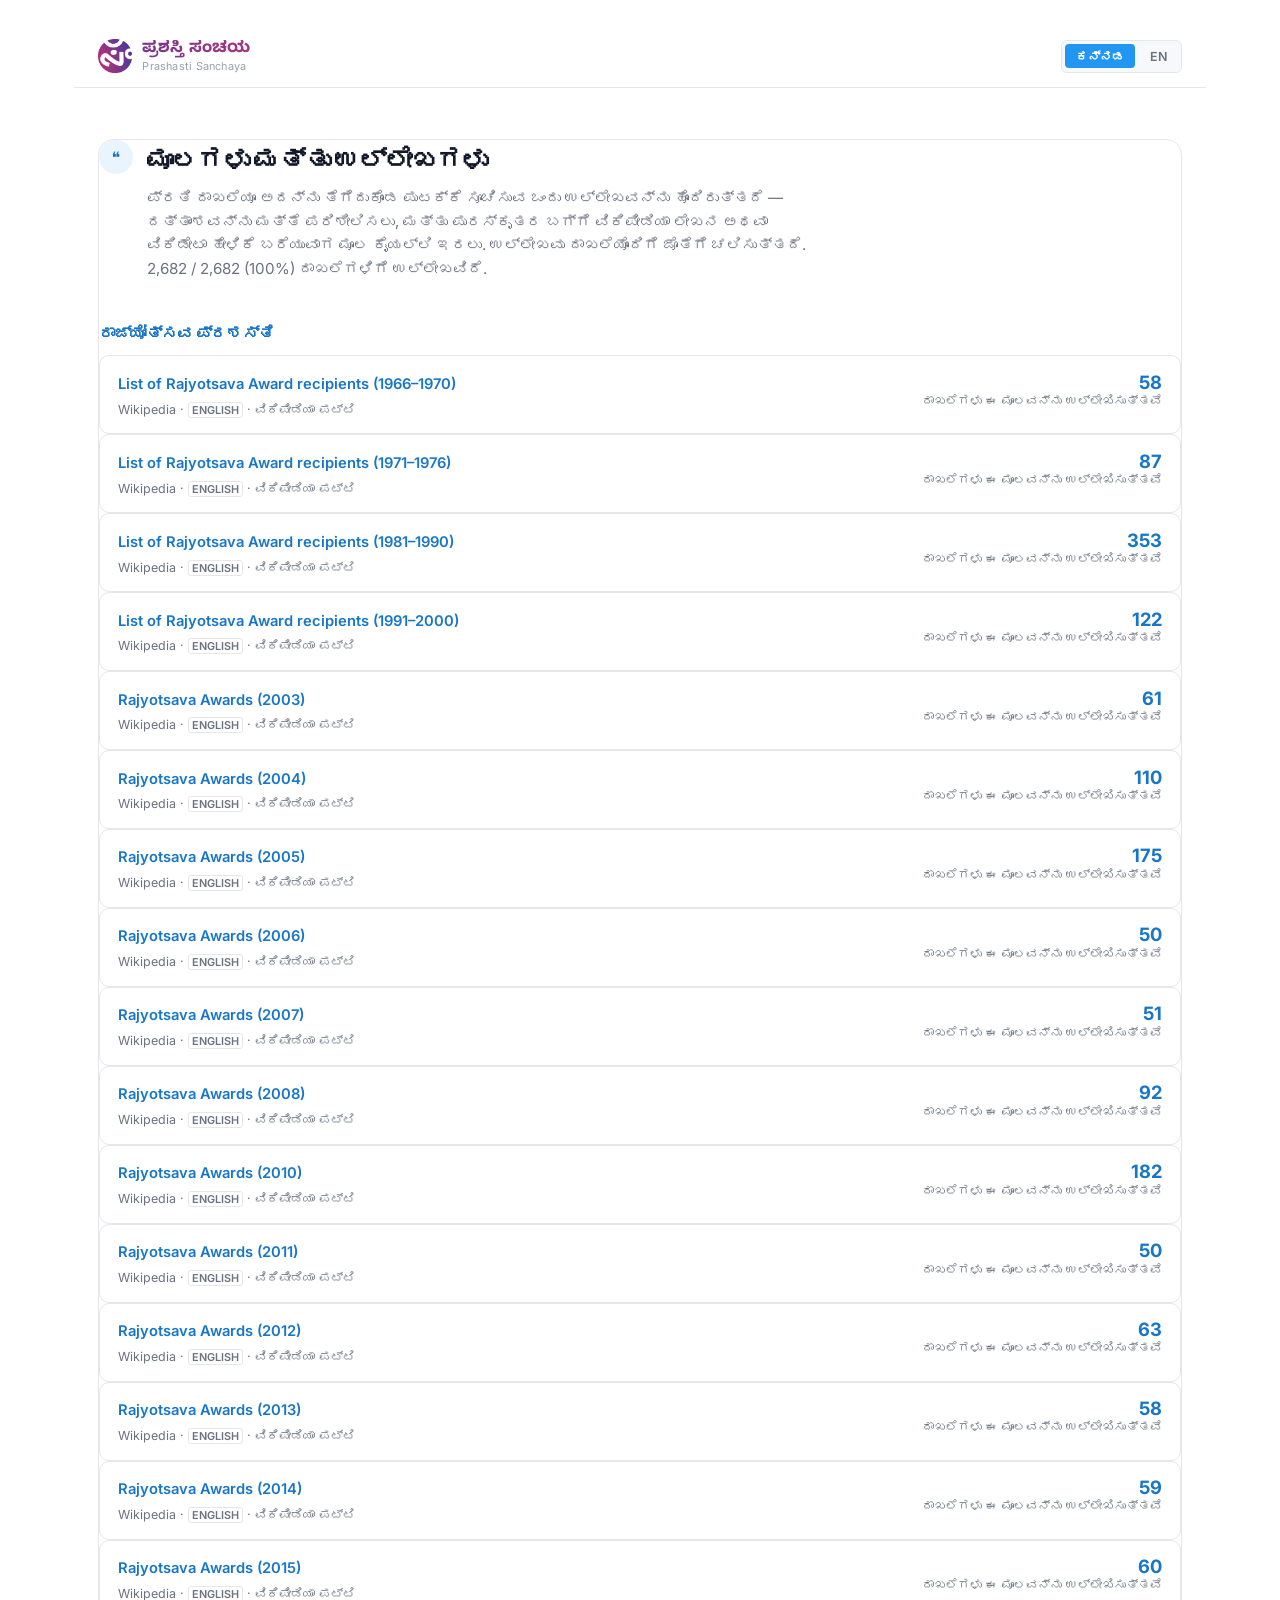
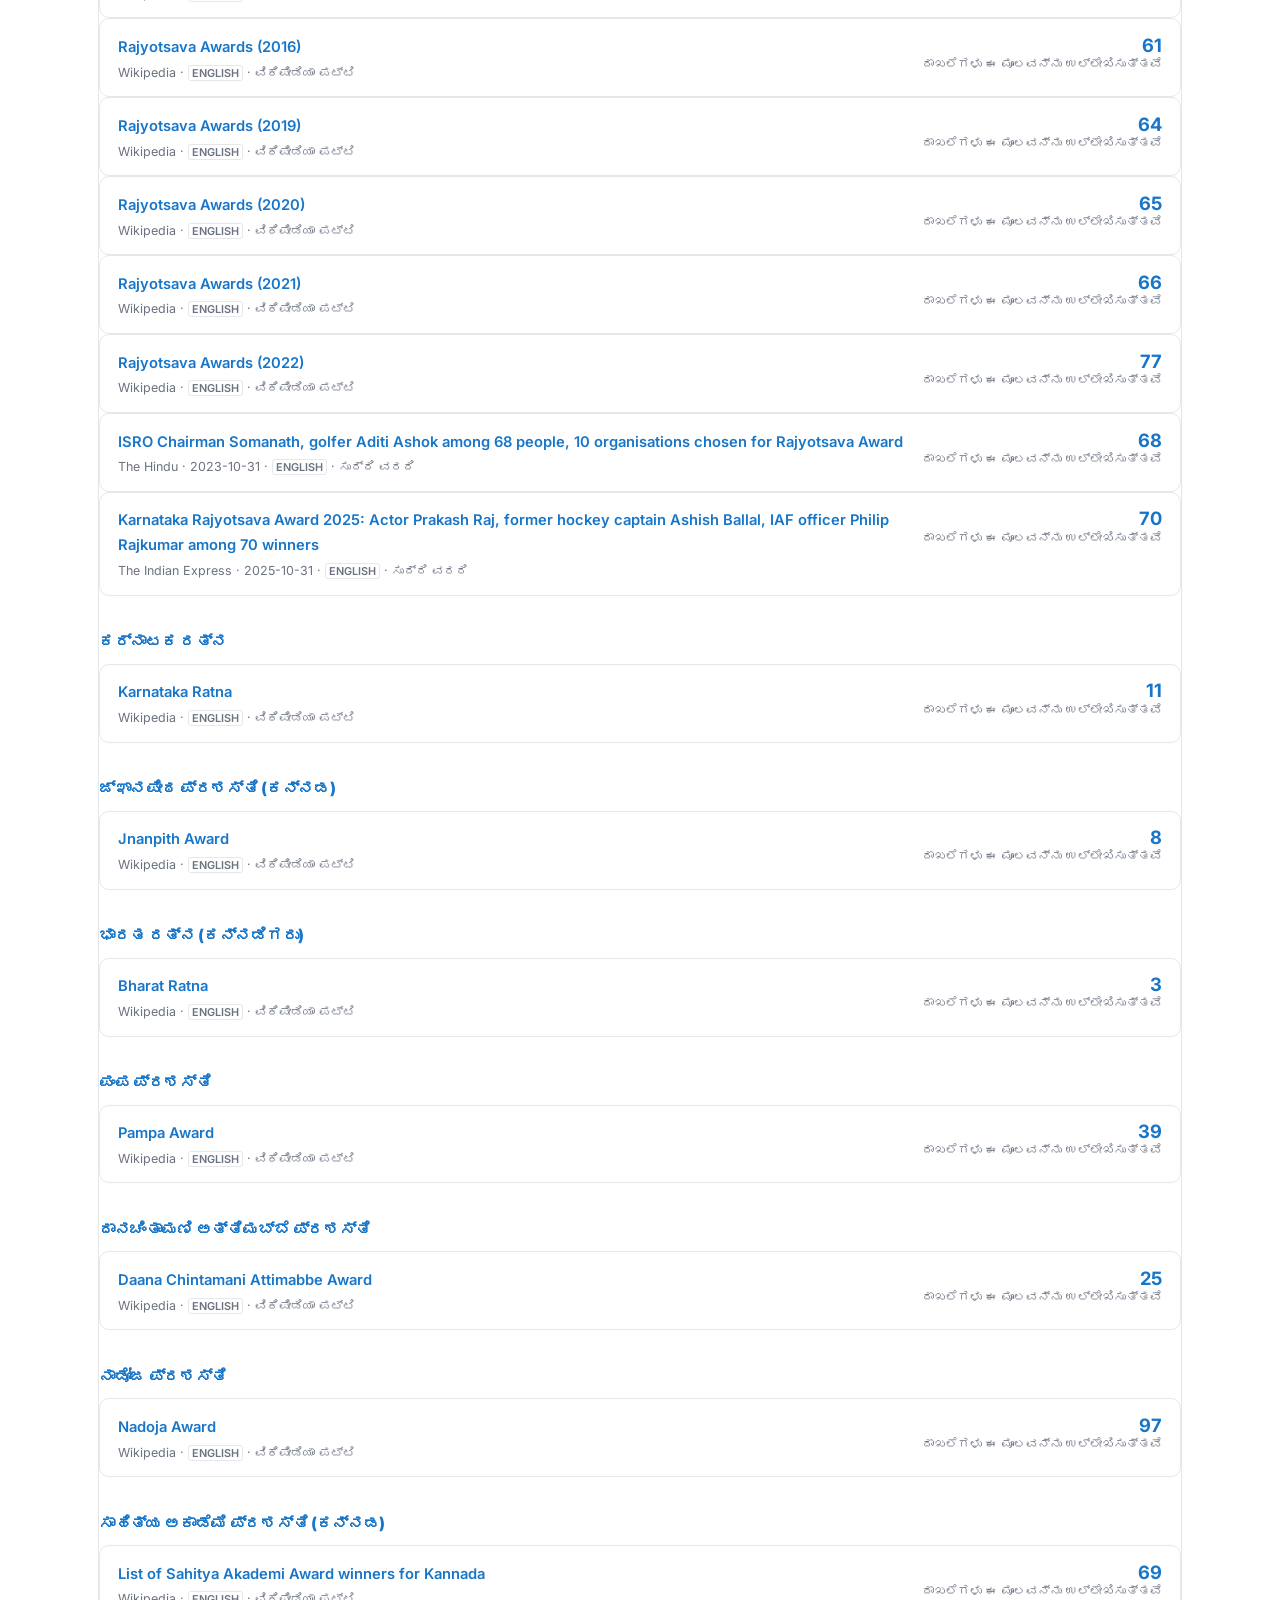
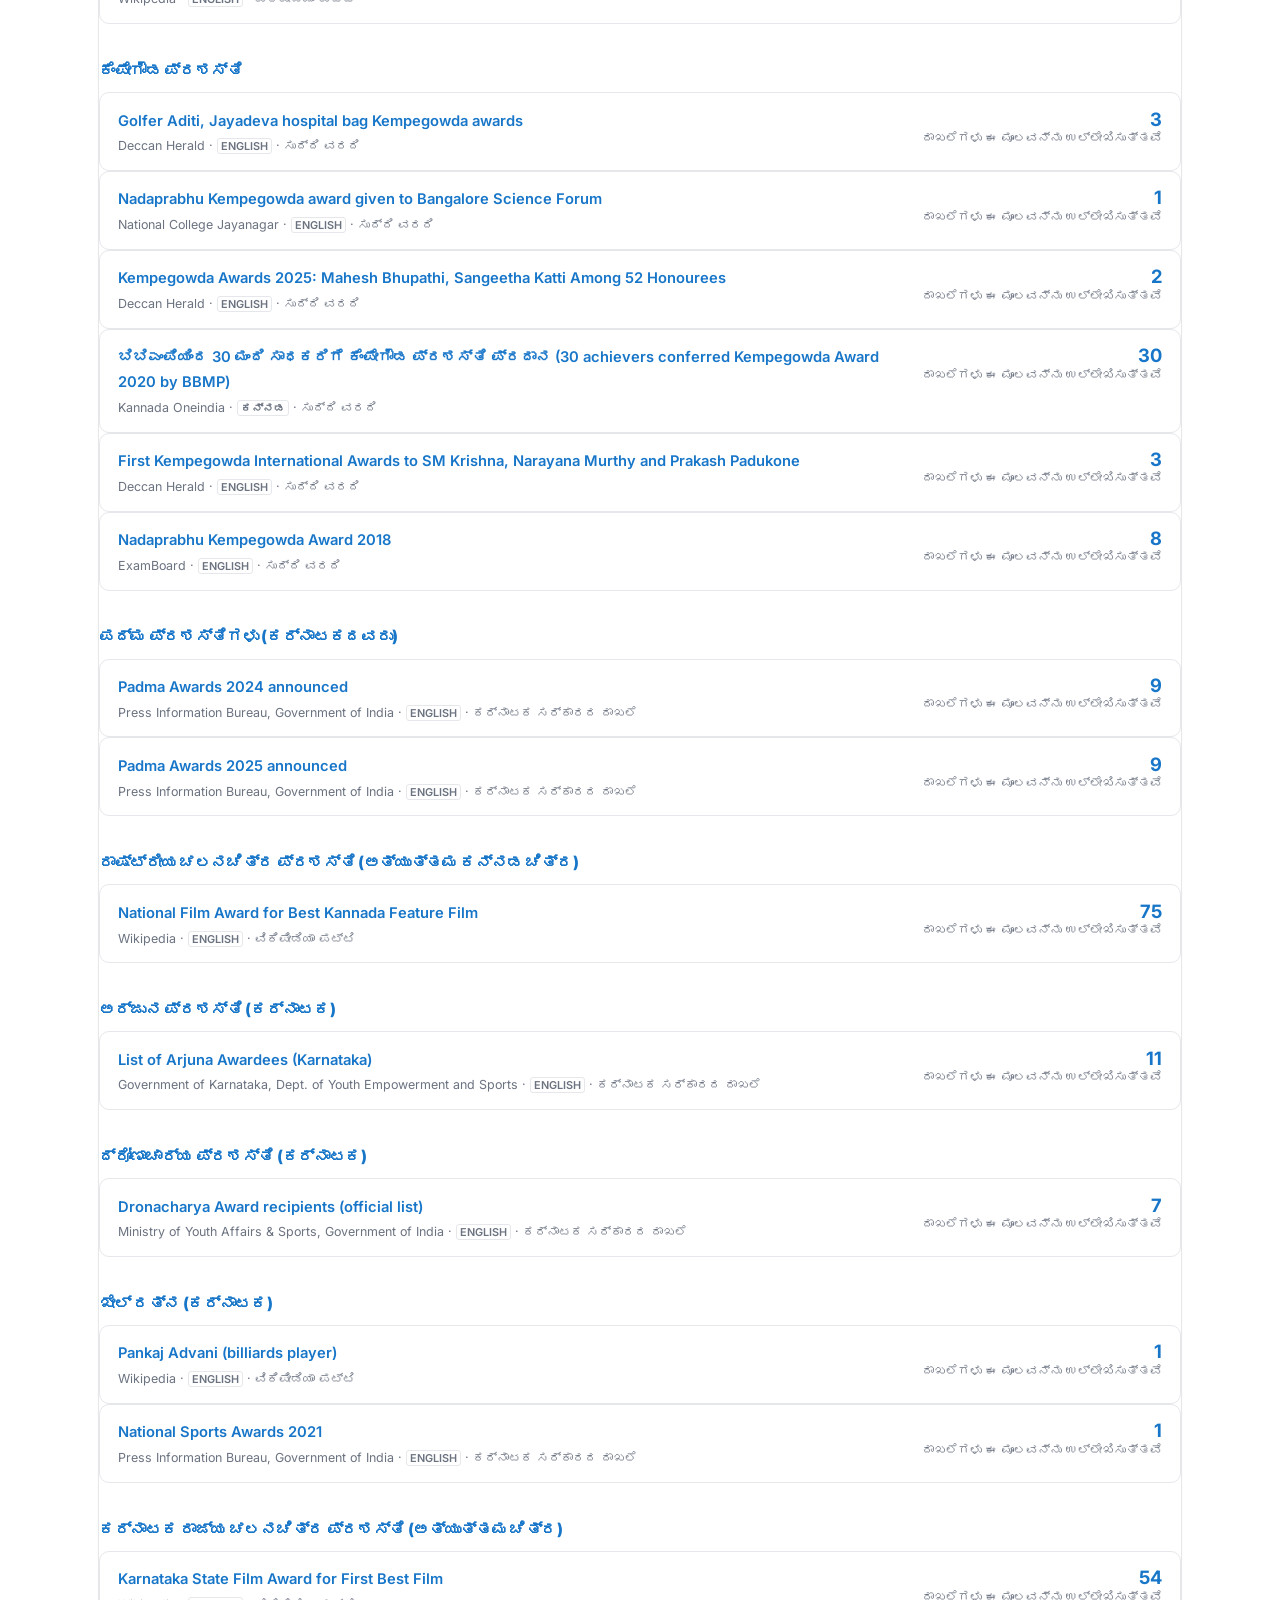
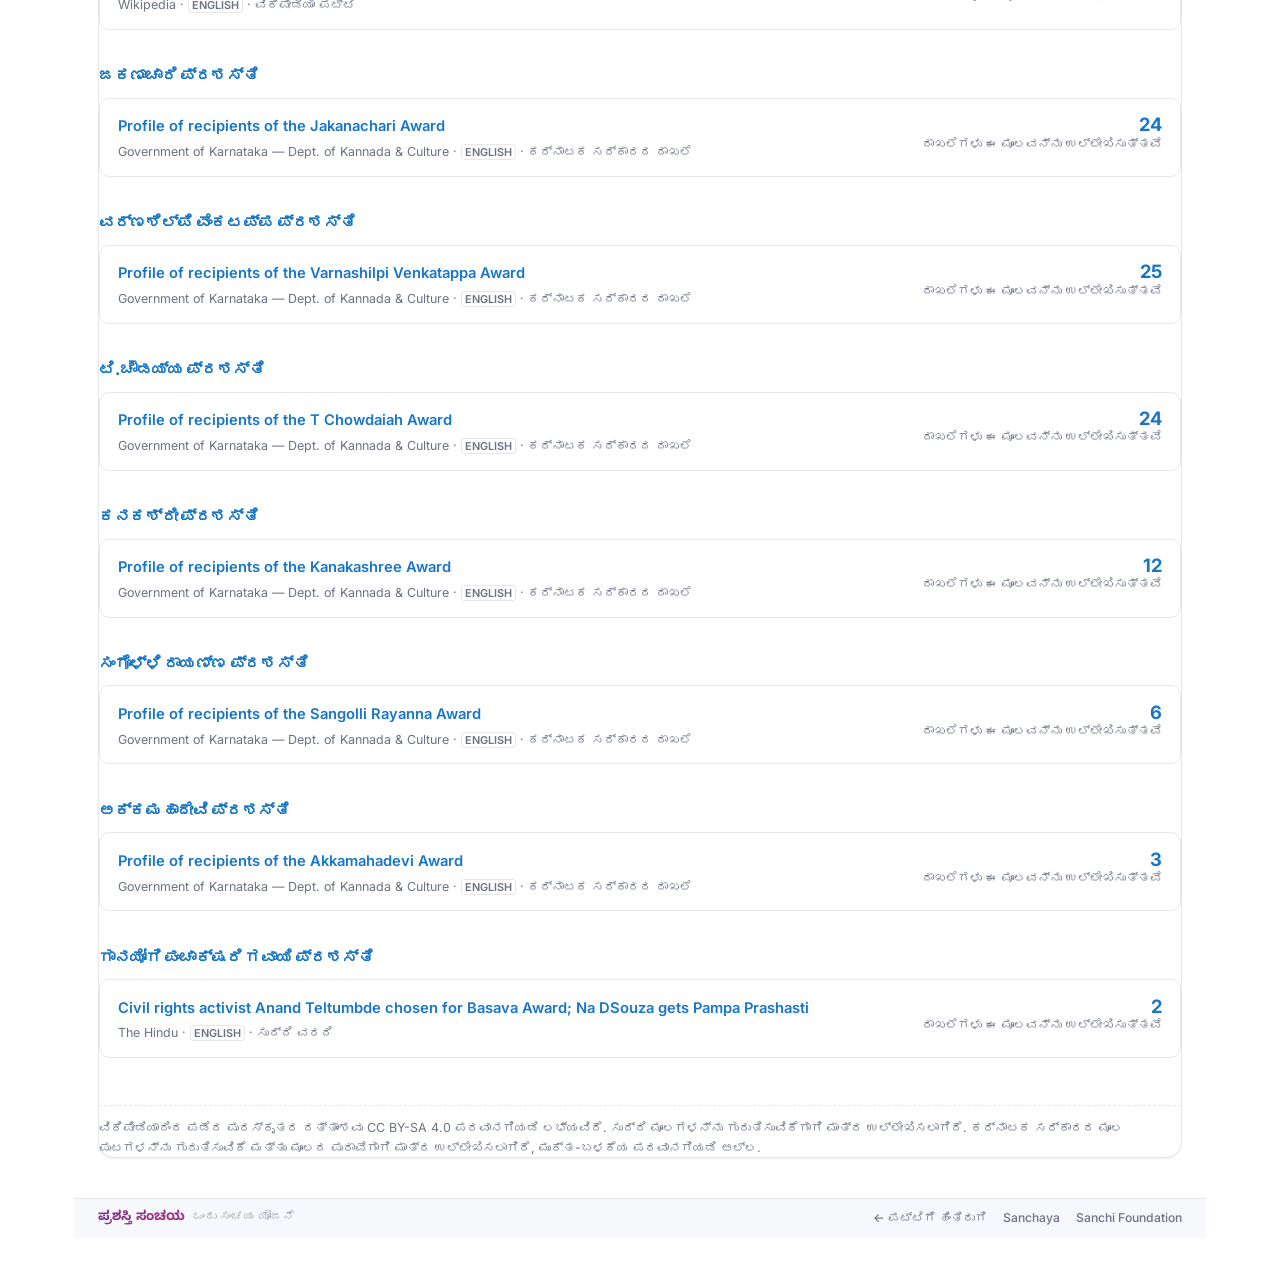
<file: sources.html>
<!DOCTYPE html>
<html lang="kn">
<head>
<meta charset="UTF-8">
<meta name="viewport" content="width=device-width, initial-scale=1.0">
<title>ಮೂಲಗಳು ಮತ್ತು ಉಲ್ಲೇಖಗಳು · Sources &amp; citations — Prashasti Sanchaya</title>
<meta name="description" content="Where every Prashasti Sanchaya record was sourced — Wikipedia pages and news reports, with citations.">
<link rel="icon" type="image/png" href="img/favicon-32x32.png">
<link rel="icon" type="image/png" sizes="192x192" href="img/android-chrome-192x192.png">
<link rel="apple-touch-icon" href="img/android-chrome-192x192.png">
<link rel="manifest" href="manifest.json">
<meta name="theme-color" content="#2196f3">
<link rel="preconnect" href="https://fonts.googleapis.com">
<link rel="preconnect" href="https://fonts.gstatic.com" crossorigin>
<link href="https://fonts.googleapis.com/css2?family=Inter:wght@400;500;600;700;800&family=IBM+Plex+Mono:wght@400;500&family=Noto+Sans+Kannada:wght@400;500;700&display=swap" rel="stylesheet">
<link rel="stylesheet" href="css/style.css">
<meta name="robots" content="index, follow">
<link rel="canonical" href="https://prashasti.sanchaya.net/sources.html">
<meta property="og:type" content="website">
<meta property="og:site_name" content="Prashasti Sanchaya">
<meta property="og:title" content="Sources &amp; citations — Prashasti Sanchaya">
<meta property="og:description" content="Where every Prashasti Sanchaya record was sourced — Wikipedia pages, government lists, and news reports, with full citations.">
<meta property="og:url" content="https://prashasti.sanchaya.net/sources.html">
<meta property="og:image" content="https://prashasti.sanchaya.net/img/logo.png">
<meta name="twitter:card" content="summary">
<meta name="twitter:title" content="Sources &amp; citations — Prashasti Sanchaya">
<meta name="twitter:description" content="Where every Prashasti Sanchaya record was sourced, with full citations.">
</head>
<body class="sources-page">

<nav class="topnav">
  <div class="topnav-inner">
    <a class="brand" href="index.html">
      <img class="brand-logo" src="img/logo.png" alt="Sanchaya">
      <span class="brand-text">
        <span class="brand-kn">ಪ್ರಶಸ್ತಿ ಸಂಚಯ</span>
        <span class="brand-en">Prashasti Sanchaya</span>
      </span>
    </a>

    <div class="topnav-right">
      <div class="lang-switch">
        <button class="lang-btn" data-lang="kn">ಕನ್ನಡ</button>
        <button class="lang-btn" data-lang="en">EN</button>
      </div>
    </div>
  </div>
</nav>

<main class="sources-page">
  <section class="card references-card">
    <div class="section-head">
      <span class="section-icon" aria-hidden="true">❝</span>
      <div>
        <h1 data-i18n="ref_title">Sources &amp; citations</h1>
        <p id="ref-desc"></p>
      </div>
    </div>
    <div class="reference-list" id="reference-list"></div>
  </section>
</main>

<footer class="site-footer">
  <div class="site-footer-inner">
    <div class="footer-brand">
      <span class="brand-kn">ಪ್ರಶಸ್ತಿ ಸಂಚಯ</span>
      <span class="footer-tagline" data-i18n="footer_tagline">A Sanchaya project</span>
    </div>
    <p data-i18n="footer_desc">Built as a static, client-side site.</p>
    <div class="footer-links">
      <a href="index.html" data-i18n="nav_back">← Back to the roll</a>
      <a href="https://sanchaya.org" target="_blank" rel="noopener">Sanchaya</a>
      <a href="https://sanchifoundation.org" target="_blank" rel="noopener">Sanchi Foundation</a>
    </div>
  </div>
</footer>

<script src="js/i18n.js"></script>
<script src="js/sources.js"></script>
<script>
if ('serviceWorker' in navigator) {
  window.addEventListener('load', () => {
    navigator.serviceWorker.register('sw.js').catch(() => {});
  });
}
</script>
</body>
</html>
</file>
<file: css/style.css>
/* ===== Design tokens — matched to the Sanchaya family (fonts.sanchaya.net) =====
   Light background, purple/magenta wordmark, Material-blue accent, pill buttons, card grid.
*/
:root{
  --bg: #ffffff;
  --bg-alt: #f7f8fb;
  --card: #ffffff;
  --border: #e5e7eb;
  --border-soft: #eef0f3;
  --text: #111827;
  --text-dim: #6b7280;
  --text-faint: #9aa1ad;

  --blue: #2196f3;
  --blue-dark: #1876c9;
  --blue-tint: #eaf4fe;

  --purple: #7a368d;
  --magenta: #a83480;

  --green-bg: #dcfce7;
  --green-text: #16803c;
  --red-bg: #fde8e8;
  --red-text: #b0242f;

  --radius-sm: 6px;
  --radius: 10px;
  --radius-lg: 16px;
  --radius-pill: 999px;
  --max: 1180px;

  --shadow-sm: 0 1px 2px rgba(17,24,39,0.04), 0 1px 1px rgba(17,24,39,0.03);
  --shadow-md: 0 4px 14px rgba(17,24,39,0.06);
}

*{ box-sizing: border-box; }
html{ scroll-behavior: smooth; }

body{
  margin:0;
  background: var(--bg);
  color: var(--text);
  font-family: 'Inter', system-ui, sans-serif;
  font-size: 16px;
  line-height: 1.55;
  -webkit-font-smoothing: antialiased;
}

::selection{ background: var(--blue-tint); color: var(--blue-dark); }

a{ color: var(--blue-dark); text-decoration: none; }
a:hover{ text-decoration: underline; }

h1,h2,h3{
  font-family: 'Inter', system-ui, sans-serif;
  font-weight: 800;
  letter-spacing: -0.02em;
  margin: 0;
  color: var(--text);
}

.brand-kn{ font-family: 'Noto Sans Kannada', 'Inter', sans-serif; }

code{
  font-family: 'IBM Plex Mono', monospace;
  background: var(--blue-tint);
  color: var(--blue-dark);
  padding: 0.1em 0.45em;
  border-radius: 4px;
  font-size: 0.88em;
}

/* ===== Top nav ===== */
.topnav{
  border-bottom: 1px solid var(--border);
  background: rgba(255,255,255,0.9);
  backdrop-filter: blur(8px);
  position: sticky; top: 0; z-index: 50;
}
.topnav-inner{
  max-width: var(--max);
  margin: 0 auto;
  padding: 0.85rem 1.5rem;
  display: flex;
  align-items: center;
  justify-content: space-between;
  gap: 1rem;
}
.brand{
  display: flex;
  align-items: center;
  gap: 0.65rem;
  color: var(--text);
}
.brand:hover{ text-decoration: none; }
.brand-mark{
  display: inline-flex;
  align-items: center;
  justify-content: center;
  width: 34px; height: 34px;
  border-radius: 50%;
  background: linear-gradient(135deg, var(--purple), var(--magenta));
  color: #fff;
  font-size: 0.95rem;
  font-weight: 700;
  flex-shrink: 0;
}
.brand-logo{
  width: 34px; height: 34px;
  object-fit: contain;
  flex-shrink: 0;
}
.brand-text{ display: flex; flex-direction: column; line-height: 1.15; }
.brand-kn{
  font-weight: 700;
  font-size: 1.05rem;
  background: linear-gradient(90deg, var(--purple), var(--magenta));
  -webkit-background-clip: text;
  background-clip: text;
  color: transparent;
}
.brand-en{ font-size: 0.68rem; color: var(--text-faint); letter-spacing: 0.02em; }

.topnav-links{ display: flex; align-items: center; gap: 1.4rem; flex-wrap: wrap; }
.topnav-links a{
  font-size: 0.88rem;
  font-weight: 500;
  color: var(--text-dim);
}
.topnav-links a:hover{ color: var(--blue-dark); text-decoration: none; }
.topnav-external{ color: var(--text-faint) !important; }
.topnav-admin{
  color: var(--text-faint) !important;
  border: 1px solid var(--border);
  border-radius: var(--radius-pill);
  padding: 0.28rem 0.85rem;
  font-size: 0.78rem !important;
}
.topnav-admin:hover{ color: var(--purple) !important; border-color: var(--purple); }

.topnav-sources{
  font-size: 0.82rem;
  font-weight: 600;
  color: var(--blue-dark);
  border: 1px solid var(--border);
  border-radius: var(--radius-pill);
  padding: 0.32rem 0.9rem;
}
.topnav-sources:hover{ color: var(--purple); border-color: var(--purple); text-decoration: none; }

.topnav-center{ flex: 1; display: flex; justify-content: center; }
.topnav-right{ display: flex; align-items: center; gap: 1.6rem; }

/* Award switcher */
.award-switcher{ position: relative; }
.award-switcher-btn{
  display: flex; align-items: center; gap: 0.5rem;
  background: var(--bg-alt);
  border: 1px solid var(--border);
  border-radius: var(--radius-pill);
  padding: 0.45rem 1rem;
  font-family: 'Inter', sans-serif;
  font-size: 0.85rem;
  font-weight: 500;
  color: var(--text);
  cursor: pointer;
}
.award-switcher-btn:hover{ border-color: var(--blue); }
.award-switcher-btn .chev{ color: var(--text-faint); font-size: 0.7rem; }
.award-switcher-menu{
  display: none;
  position: absolute; top: calc(100% + 8px); left: 50%; transform: translateX(-50%);
  background: var(--card);
  border: 1px solid var(--border);
  border-radius: var(--radius);
  box-shadow: var(--shadow-md);
  list-style: none;
  margin: 0; padding: 0.4rem;
  min-width: 260px;
  z-index: 60;
}
.award-switcher-menu.open{ display: block; }
.award-switcher-menu li{
  display: flex; align-items: center; justify-content: space-between; gap: 0.6rem;
  padding: 0.55rem 0.7rem;
  border-radius: var(--radius-sm);
  font-size: 0.85rem;
  cursor: default;
}
.award-switcher-menu li.is-active-award{
  color: var(--text); font-weight: 600; background: var(--blue-tint);
}
.award-switcher-menu li.is-active-award:hover{ background: #d9ecfd; cursor: pointer; }
.award-switcher-menu li.is-selected{ background: var(--blue); color: #fff; }
.award-switcher-menu li.is-planned{ color: var(--text-faint); }
.award-switcher-menu .award-soon{
  font-family: 'IBM Plex Mono', monospace;
  font-size: 0.63rem;
  background: var(--bg-alt);
  border: 1px solid var(--border);
  border-radius: var(--radius-pill);
  padding: 0.15em 0.55em;
  white-space: nowrap;
}

/* Language switch */
.lang-switch{
  display: flex; gap: 0.2rem;
  background: var(--bg-alt);
  border: 1px solid var(--border);
  border-radius: 6px;
  padding: 0.2rem;
}
.lang-btn{
  border: none; background: transparent; cursor: pointer;
  font-family: 'Inter', sans-serif;
  font-size: 0.78rem; font-weight: 600;
  color: var(--text-dim);
  padding: 0.3rem 0.7rem;
  border-radius: 4px;
}
.lang-btn.active{ background: var(--blue); color: #fff; }

.eyebrow{
  font-family: 'IBM Plex Mono', monospace;
  text-transform: uppercase;
  letter-spacing: 0.1em;
  font-size: 0.72rem;
  color: var(--purple);
  font-weight: 500;
}
/* ===== Award head (eyebrow + title + desc + stats, below the selected award chip) ===== */
.award-head{
  max-width: var(--max);
  margin: 0 auto;
  padding: 1.9rem 1.5rem 0.6rem;
  display: flex;
  align-items: flex-end;
  justify-content: space-between;
  gap: 2.4rem;
}
.award-head-main{ flex: 1 1 auto; min-width: 0; }
.award-head .eyebrow{ margin: 0 0 0.8rem; }
.award-head h1{
  font-size: clamp(1.7rem, 3.4vw, 2.5rem);
  line-height: 1.1;
  max-width: 26ch;
}
.award-head .hero-desc{
  max-width: 720px;
  margin: 0.9rem 0 0;
  color: var(--text-dim);
  font-size: 0.97rem;
}

.hero-search{
  display: flex;
  gap: 0.6rem;
  max-width: 560px;
  margin: 2rem 0 0;
}
.hero-search input{
  flex: 1;
  background: var(--card);
  border: 1px solid var(--border);
  border-radius: var(--radius-pill);
  padding: 0.8rem 1.2rem;
  font-family: 'Inter', sans-serif;
  font-size: 0.95rem;
  box-shadow: var(--shadow-sm);
}
.hero-search input:focus{ outline: none; border-color: var(--blue); }

.stat-row{
  display: grid;
  grid-template-columns: repeat(2, minmax(0, auto));
  gap: 1rem 2.2rem;
  align-self: flex-end;
  flex-shrink: 0;
}
.stat{ display: flex; flex-direction: column; gap: 0.2rem; }
.stat-num{
  font-size: 1.55rem;
  font-weight: 800;
  letter-spacing: -0.02em;
  color: var(--text);
  font-variant-numeric: tabular-nums;
}
.stat-label{
  font-size: 0.78rem;
  color: var(--text-dim);
  max-width: 14ch;
}

/* Row under the title: stats on the left, the search/field/year filters on
   the right — keeps the filter controls close at hand without eating
   vertical space from the recipient list below. */
.award-head-bottom{
  width: 100%;
  display: flex;
  align-items: center;
  justify-content: space-between;
  flex-wrap: wrap;
  gap: 0.8rem 1.6rem;
}
.award-head-bottom .controls{ flex: 0 1 auto; margin-top: 0; justify-content: flex-end; }
.award-head-search{ width: 100%; }
.award-head-search input[type="search"]{ width: 100%; }

/* ===== Award nav (grouped dropdown menu) ===== */
.award-nav{
  grid-column: 1 / -1;
  display: flex;
  align-items: center;
  flex-wrap: wrap;
  gap: 0.5rem;
  padding: 0.35rem 0.4rem 0.5rem;
  border-bottom: 1px solid var(--border-soft);
  position: relative;
  z-index: 5;
}
.award-nav-list{
  display: flex;
  align-items: stretch;
  flex-wrap: wrap;
  gap: 0.5rem;
}
.award-nav-item{
  text-align: left;
  border: 1px solid var(--border);
  background: transparent;
  color: var(--text-dim);
  font-family: 'Inter', sans-serif;
  font-size: 0.82rem;
  font-weight: 500;
  padding: 0.4rem 0.9rem;
  border-radius: var(--radius-pill);
  cursor: pointer;
  white-space: nowrap;
  flex-shrink: 0;
  line-height: 1.35;
  transition: color 0.15s ease, background 0.15s ease, border-color 0.15s ease;
}
.award-nav-item:hover{
  color: var(--blue-dark);
  border-color: var(--blue-light, var(--border));
  background: var(--bg-alt);
}
.award-nav-item.is-active{
  background: var(--blue);
  border-color: var(--blue);
  color: #fff;
  font-weight: 600;
}
.award-nav-item.is-active:hover{
  background: var(--blue);
  color: #fff;
}
.award-nav-all{
  font-weight: 600;
  border-color: var(--border);
}
.award-nav-group{
  position: relative;
}
.award-nav-group > .award-nav-item{
  display: inline-flex;
  align-items: center;
  gap: 0.35rem;
}
.award-nav-group > .award-nav-item .nav-caret{
  width: 0; height: 0;
  border-left: 4px solid transparent;
  border-right: 4px solid transparent;
  border-top: 5px solid currentColor;
  transition: transform 0.15s ease;
}
.award-nav-group.open > .award-nav-item .nav-caret{
  transform: rotate(180deg);
}
.award-nav-dropdown{
  position: absolute;
  top: calc(100% + 6px);
  left: 0;
  min-width: 280px;
  max-width: min(340px, calc(100vw - 1.5rem));
  max-height: 420px;
  overflow-y: auto;
  background: var(--card, #fff);
  border: 1px solid var(--border);
  border-radius: var(--radius);
  box-shadow: var(--shadow-md);
  padding: 0.45rem;
  z-index: 60;
  display: none;
}
.award-nav-group.open .award-nav-dropdown{
  display: block;
}
.award-nav-dropdown .award-nav-item{
  width: 100%;
  border: none;
  border-radius: 6px;
  padding: 0.5rem 0.6rem;
  text-align: left;
  white-space: normal;
  display: flex;
  justify-content: space-between;
  align-items: center;
  gap: 0.6rem;
  line-height: 1.35;
}
.award-nav-dropdown .award-nav-item:hover{
  background: var(--bg-alt);
}
.award-nav-dropdown .award-nav-item.is-active{
  background: var(--blue);
  color: #fff;
}
.award-nav-dropdown .award-nav-item.is-active:hover{
  background: var(--blue);
  color: #fff;
}
.award-nav-dropdown .nav-count{
  font-family: 'IBM Plex Mono', monospace;
  font-size: 0.66rem;
  color: var(--text-faint);
  flex-shrink: 0;
  background: var(--bg-alt);
  border-radius: var(--radius-pill);
  padding: 0.1rem 0.45rem;
}
.award-nav-dropdown .award-nav-item.is-active .nav-count{
  background: rgba(255,255,255,0.2);
  color: #fff;
}
.award-nav-dropdown .nav-pill-empty{
  font-size: 0.62rem;
  color: var(--text-faint);
  background: transparent;
  border: 1px dashed var(--border);
  padding: 0.05rem 0.4rem;
  border-radius: var(--radius-pill);
  flex-shrink: 0;
  font-family: 'IBM Plex Mono', monospace;
}

/* ===== Home grid: award nav + big map + recipients ===== */
main{ max-width: var(--max); margin: 0 auto; padding: 0 1.5rem; }
.home-grid{
  display: grid;
  grid-template-columns: 1fr 420px;
  gap: 1.6rem;
  align-items: start;
  padding: 2.2rem 0 3rem;
}
.map-col{ display: flex; flex-direction: column; gap: 1.6rem; min-width: 0; position: relative; z-index: 0; }
.list-col{ position: sticky; top: 74px; min-width: 0; }

/* ===== Sections ===== */
.section{ padding: 3.5rem 0; border-bottom: 1px solid var(--border-soft); }
.section-head{
  display: flex;
  gap: 0.9rem;
  align-items: flex-start;
  margin-bottom: 1.6rem;
}
.section-icon{
  flex-shrink: 0;
  width: 34px; height: 34px;
  display: flex; align-items: center; justify-content: center;
  border-radius: 50%;
  background: var(--blue-tint);
  color: var(--blue-dark);
  font-size: 1rem;
}
.section-head h2{ font-size: 1.5rem; margin-bottom: 0.4rem; }
.section-head p{ color: var(--text-dim); max-width: 66ch; font-size: 0.95rem; }

/* ===== Card ===== */
.card{
  background: var(--card);
  border: 1px solid var(--border);
  border-radius: var(--radius-lg);
  box-shadow: var(--shadow-sm);
}

/* ===== Timeline ===== */
.timeline-card{ padding: 1.6rem 1.6rem 1.2rem; }
.timeline-wrap{ overflow-x: auto; padding-bottom: 0.5rem; }
.timeline{
  display: flex;
  align-items: flex-end;
  gap: 3px;
  min-width: 100%;
  height: 160px;
  border-bottom: 2px solid var(--blue);
  padding: 0 0.25rem;
}
.tl-bar{
  flex: 1 0 14px;
  min-width: 14px;
  display: flex;
  flex-direction: column;
  align-items: center;
  justify-content: flex-end;
  height: 100%;
  cursor: pointer;
}
.tl-fill{
  width: 100%;
  background: linear-gradient(to top, var(--blue), #64b8f7);
  border-radius: 3px 3px 0 0;
  transition: transform 0.15s ease, background 0.15s ease;
  transform-origin: bottom;
}
.tl-bar.gap .tl-fill{ background: transparent; border: 1px dashed var(--border); height: 6px !important; }
.tl-bar.thin .tl-fill{ background: linear-gradient(to top, var(--magenta), #cf6ab0); }
.tl-bar:hover .tl-fill, .tl-bar.active .tl-fill{ transform: scaleX(1.15); }
.tl-bar.active .tl-fill{ background: linear-gradient(to top, var(--purple), var(--blue)); }
.tl-year{
  font-family: 'IBM Plex Mono', monospace;
  font-size: 0.6rem;
  color: var(--text-faint);
  margin-top: 6px;
  writing-mode: vertical-rl;
  transform: rotate(180deg);
  white-space: nowrap;
}
.tl-bar:hover .tl-year, .tl-bar.active .tl-year{ color: var(--blue-dark); }

.timeline-legend{
  display: flex; gap: 1.5rem; flex-wrap: wrap;
  margin-top: 1.1rem;
  padding-top: 1rem;
  border-top: 1px solid var(--border-soft);
  font-size: 0.8rem;
  color: var(--text-dim);
}
.timeline-legend span{ display: flex; align-items: center; gap: 0.5rem; }
.dot{ width: 9px; height: 9px; border-radius: 50%; display: inline-block; }
.dot-full{ background: var(--blue); }
.dot-gap{ border: 1px dashed var(--text-faint); }
.dot-thin{ background: var(--magenta); }

/* ===== View tabs (Fields / Map) ===== */
.map-head{ align-items: flex-start; }
.view-tabs{
  margin-left: auto;
  flex-shrink: 0;
  display: flex;
  gap: 0.3rem;
  background: var(--bg-alt);
  border: 1px solid var(--border);
  border-radius: var(--radius-pill);
  padding: 0.2rem;
}
.view-tab{
  border: none;
  background: transparent;
  color: var(--text-dim);
  font-family: 'Inter', sans-serif;
  font-size: 0.78rem;
  font-weight: 600;
  padding: 0.35rem 0.85rem;
  border-radius: var(--radius-pill);
  cursor: pointer;
  white-space: nowrap;
}
.view-tab:hover{ color: var(--blue-dark); }
.view-tab.is-active{ background: var(--card); color: var(--blue-dark); box-shadow: var(--shadow-sm); }

/* ===== Field explorer (default view — works for every award, unlike the map) ===== */
.field-explorer{
  flex: 1 1 auto;
  min-height: 120px;
  overflow-y: auto;
  display: flex;
  flex-wrap: wrap;
  align-content: flex-start;
  gap: 0.5rem;
  padding: 0.3rem 0.15rem;
}
.map-card.view-map .field-explorer{ display: none; }
.map-card.view-fields .map-stage{ display: none; }
.map-card.view-fields .map-footnote{ display: none; }
.field-pill{
  display: inline-flex;
  align-items: baseline;
  gap: 0.4em;
  border: 1px solid hsl(var(--h) 55% 82%);
  background: hsl(var(--h) 72% 94%);
  color: hsl(var(--h) 55% 28%);
  padding: 0.42em 0.9em;
  border-radius: var(--radius-pill);
  font-family: 'Inter', sans-serif;
  font-weight: 600;
  cursor: pointer;
  line-height: 1.3;
  transition: transform 0.1s ease, box-shadow 0.1s ease, background 0.1s ease;
}
.field-pill:hover{ transform: translateY(-1px); box-shadow: var(--shadow-sm); }
.field-pill.is-active{ background: hsl(var(--h) 55% 40%); color: #fff; border-color: transparent; }
.field-pill .fp-count{
  font-family: 'IBM Plex Mono', monospace;
  font-size: 0.75em;
  opacity: 0.75;
}
.field-explorer-empty{ color: var(--text-faint); font-size: 0.88rem; padding: 1rem 0.2rem; }

/* ===== Map ===== */
.map-card{ padding: 1.6rem 1.6rem 1.1rem; overflow: hidden; }
.map-head{ margin-bottom: 1rem; }
.section-head .map-award-note{
  font-size: 0.8rem;
  color: var(--text-dim);
  font-family: 'IBM Plex Mono', monospace;
}
.map-frame{ position: relative; }
#karnataka-map{
  height: 560px;
  width: 100%;
  border-radius: calc(var(--radius-lg) - 4px);
  background: var(--bg-alt);
}
.map-empty{
  position: absolute;
  inset: 0;
  z-index: 1000;
  display: flex;
  align-items: center;
  justify-content: center;
  padding: 2.5rem 3.5rem;
  text-align: center;
  background: var(--bg-alt);
  border-radius: calc(var(--radius-lg) - 4px);
  color: var(--text-dim);
  font-size: 0.92rem;
  line-height: 1.6;
}
.map-footnote{
  margin-top: 0.8rem;
  font-size: 0.78rem;
  color: var(--text-faint);
}
.district-tooltip{ font-family: 'Inter', sans-serif; font-size: 0.82rem; }
.district-tooltip strong{ color: var(--blue-dark); }
.leaflet-container{ font-family: 'Inter', sans-serif; }
.leaflet-popup-content-wrapper{
  border: 1px solid var(--border); border-radius: var(--radius-sm);
}
.leaflet-bar a{ color: var(--text) !important; }

/* Map legend */
.map-stage{ position: relative; }
.person-pin-label{
  font-family: 'Inter', sans-serif;
  font-size: 0.68rem;
  font-weight: 600;
  color: #6a2d10;
  background: rgba(255,255,255,0.88);
  border: 1px solid #e6b98a;
  padding: 1px 5px;
  border-radius: 4px;
  box-shadow: none;
}
.person-pin-label::before{ display: none; }

#map-legend{
  position: absolute;
  left: 1.1rem; bottom: 1.1rem;
  max-width: calc(100% - 2.2rem);
  display: flex;
  align-items: center;
  flex-wrap: wrap;
  gap: 0.5rem;
  background: rgba(255,255,255,0.92);
  border: 1px solid var(--border);
  border-radius: var(--radius);
  padding: 0.5rem 0.7rem;
  font-size: 0.72rem;
  color: var(--text-dim);
  box-shadow: var(--shadow-sm);
  z-index: 10;
}
#map-legend .legend-title{
  font-weight: 600;
  color: var(--text);
  margin-right: 0.2rem;
  white-space: nowrap;
}
#map-legend .legend-label{
  font-family: 'IBM Plex Mono', monospace;
  font-size: 0.68rem;
}
#map-legend .legend-ramp{
  display: flex;
  border-radius: 3px;
  overflow: hidden;
}
#map-legend .legend-swatch{ width: 14px; height: 10px; display: block; }
#map-legend .legend-sep{ width: 1px; height: 14px; background: var(--border); margin: 0 0.2rem; }
#map-legend .legend-dot{ width: 9px; height: 9px; border-radius: 50%; display: block; }
#map-legend .legend-key{ white-space: nowrap; }

/* ===== Admin view ===== */
#admin-view{ display: none; }
body.admin-mode #public-view{ display: none; }
body.admin-mode #admin-view{ display: block; }

.admin-head{
  display: flex;
  align-items: flex-end;
  justify-content: space-between;
  gap: 1.5rem;
  flex-wrap: wrap;
  padding: 3rem 0 0.5rem;
}
.admin-head h1{ font-size: 1.9rem; }
.admin-head p{ color: var(--text-dim); max-width: 60ch; font-size: 0.95rem; }
.admin-back{ white-space: nowrap; }

.admin-nav{
  display: flex;
  flex-wrap: wrap;
  gap: 0.5rem;
  margin: 1.6rem 0 0.5rem;
  padding-bottom: 1.2rem;
  border-bottom: 1px solid var(--border);
}
.admin-nav a{
  font-size: 0.85rem;
  font-weight: 500;
  color: var(--text-dim);
  border: 1px solid var(--border);
  border-radius: 6px;
  padding: 0.4rem 1rem;
}
.admin-nav a:hover{ color: var(--blue-dark); border-color: var(--blue); text-decoration: none; }

/* ===== Controls / filters ===== */
.controls{
  display: flex;
  gap: 0.7rem;
  flex-wrap: wrap;
  margin-top: 0.5rem;
}
input[type="search"], select{
  background: var(--card);
  border: 1px solid var(--border);
  color: var(--text);
  font-family: 'Inter', sans-serif;
  font-size: 0.9rem;
  padding: 0.65rem 1rem;
  border-radius: var(--radius-pill);
}
input[type="search"]{ flex: 1 1 260px; }
input[type="search"]:focus, select:focus{ outline: none; border-color: var(--blue); }

select{ cursor: pointer; }

.btn-ghost{
  background: var(--card);
  border: 1px solid var(--border);
  color: var(--text-dim);
  padding: 0.65rem 1.2rem;
  border-radius: var(--radius-pill);
  cursor: pointer;
  font-family: 'Inter', sans-serif;
  font-size: 0.88rem;
  font-weight: 500;
}
.btn-ghost:hover, .btn-ghost:focus-visible{ border-color: var(--blue); color: var(--blue-dark); outline: none; }

.btn-primary{
  display: inline-block;
  background: var(--blue);
  color: #fff;
  font-weight: 600;
  padding: 0.8rem 1.5rem;
  border: none;
  border-radius: var(--radius-pill);
  cursor: pointer;
  font-family: 'Inter', sans-serif;
  font-size: 0.92rem;
  text-decoration: none;
  box-shadow: var(--shadow-sm);
}
.btn-primary:hover{ background: var(--blue-dark); text-decoration: none; }

.result-count{
  margin: 1.1rem 0 0.7rem;
  font-family: 'IBM Plex Mono', monospace;
  font-size: 0.78rem;
  color: var(--text-faint);
}

.map-filter-chip{
  display: inline-flex;
  align-items: center;
  gap: 0.5rem;
  margin-top: 0.8rem;
  background: #f3e8fb;
  border: 1px solid #d9b9ee;
  color: #6a2d82;
  font-family: 'Inter', sans-serif;
  font-size: 0.85rem;
  font-weight: 500;
  padding: 0.45rem 0.7rem 0.45rem 0.9rem;
  border-radius: var(--radius-pill);
  cursor: pointer;
}
.map-filter-chip:hover{ background: #ecd8f8; border-color: #c99ce5; }
.map-filter-chip .map-filter-x{
  display: inline-flex;
  align-items: center;
  justify-content: center;
  width: 1.1rem;
  height: 1.1rem;
  border-radius: 50%;
  background: #6a2d82;
  color: #fff;
  font-size: 0.8rem;
  line-height: 1;
}

/* Districts and count markers are click-to-filter — make that obvious. */
#karnataka-map .leaflet-interactive{ cursor: pointer; transition: filter 0.1s ease; }

/* ===== Recipient list ===== */
.browse-card{
  padding: 1.4rem 1.5rem 1.5rem;
  display: flex;
  flex-direction: column;
  max-height: calc(100vh - 96px);
}
.browse-head h2{ font-size: 1.25rem; }
.recipient-list{
  margin-top: 0.3rem;
  overflow-y: auto;
  padding-right: 0.25rem;
  flex: 1 1 auto;
  min-height: 0;
}
.recipient{
  display: grid;
  grid-template-columns: 3.4rem 1fr auto;
  gap: 0.9rem;
  align-items: baseline;
  padding: 0.8rem 0;
  border-bottom: 1px solid var(--border-soft);
}
.recipient:last-child{ border-bottom: none; }
.r-year{
  font-family: 'IBM Plex Mono', monospace;
  color: var(--blue-dark);
  font-size: 0.85rem;
  font-weight: 500;
}
.r-main{ min-width: 0; }
.r-name-row{ display: flex; flex-wrap: wrap; align-items: baseline; gap: 0.45rem; }
.r-name{ font-size: 0.97rem; color: var(--text); font-weight: 600; }
.r-name-link{ cursor: pointer; text-decoration: underline; text-decoration-color: var(--border); text-underline-offset: 3px; }
.r-name-link:hover, .r-name-link:focus-visible{ color: var(--blue-dark); text-decoration-color: currentColor; outline: none; }
.r-meta{ font-size: 0.78rem; color: var(--text-dim); margin-top: 0.15rem; }

.r-field{
  display: inline-block;
  font-size: 0.64rem;
  font-weight: 700;
  letter-spacing: 0.02em;
  line-height: 1;
  padding: 0.3em 0.7em;
  border-radius: var(--radius-pill);
  color: hsl(var(--h) 55% 30%);
  background: hsl(var(--h) 72% 92%);
  border: 1px solid hsl(var(--h) 55% 82%);
  white-space: nowrap;
  vertical-align: baseline;
}
.r-field-lg{ font-size: 0.74rem; padding: 0.35em 0.8em; }
.r-award{
  display: inline-block;
  font-size: 0.64rem;
  font-weight: 700;
  letter-spacing: 0.02em;
  line-height: 1;
  padding: 0.3em 0.7em;
  border-radius: var(--radius-pill);
  color: var(--purple);
  background: #f3eaf6;
  border: 1px solid #e2d0ea;
  white-space: nowrap;
  vertical-align: baseline;
}

.r-toggle{
  border: none;
  background: transparent;
  cursor: pointer;
  color: var(--text-faint);
  width: 26px; height: 26px;
  display: flex; align-items: center; justify-content: center;
  border-radius: 50%;
  font-size: 0.78rem;
  padding: 0;
  transition: transform 0.15s ease, color 0.15s ease, background 0.15s ease;
}
.r-toggle:hover{ color: var(--blue-dark); background: var(--blue-tint); }
.r-toggle.open{ color: var(--blue-dark); transform: rotate(180deg); }

.r-details{
  grid-column: 2 / -1;
  display: none;
  padding: 0.9rem 1rem 1.1rem;
  margin-bottom: 0.4rem;
  background: var(--bg-alt);
  border: 1px solid var(--border);
  border-radius: var(--radius);
}
.r-details.open{ display: block; }
.r-detail-loading{ color: var(--text-dim); font-size: 0.85rem; animation: rpulse 1.2s ease-in-out infinite; }
.r-detail-fallback{ color: var(--text-dim); font-size: 0.85rem; margin-bottom: 0.7rem; }
.r-detail-head{ display: flex; gap: 0.9rem; align-items: flex-start; }
.r-detail-thumb{
  width: 64px; height: 64px;
  object-fit: cover;
  border-radius: var(--radius);
  flex-shrink: 0;
  border: 1px solid var(--border);
}
.r-detail-head-main{ flex: 1; min-width: 0; }
.r-detail-name{ font-size: 1.05rem; font-weight: 700; color: var(--text); }
.r-detail-name-en{ font-size: 0.8rem; color: var(--text-dim); margin-top: 0.1rem; }
.r-detail-badges{ display: flex; flex-wrap: wrap; gap: 0.4rem; margin-top: 0.55rem; }
.r-detail-meta{ font-size: 0.78rem; color: var(--text-faint); margin-top: 0.35rem; }
.r-detail-link{
  flex-shrink: 0;
  font-size: 0.75rem;
  color: var(--blue-dark);
  font-weight: 600;
  text-decoration: none;
  margin-top: 0.3rem;
}
.r-detail-link:hover{ text-decoration: underline; }
.r-detail-intro{
  margin-top: 0.8rem;
  font-size: 0.86rem;
  line-height: 1.6;
  color: var(--text);
}
.r-detail-intro-alt{ color: var(--text-dim); font-size: 0.82rem; }
.r-detail-lang{
  display: inline-block;
  font-family: 'IBM Plex Mono', monospace;
  font-size: 0.62rem;
  color: var(--purple);
  text-transform: uppercase;
  letter-spacing: 0.05em;
  margin-right: 0.5rem;
}
@keyframes rpulse{ 50%{ opacity: 0.45; } }

/* ===== Wikipedia draft generator ===== */
.wp-card{ padding: 1.8rem; }
.wp-notability{
  background: var(--blue-tint);
  border-radius: var(--radius);
  padding: 1rem 1.2rem;
  margin-bottom: 1.5rem;
  font-size: 0.88rem;
  color: var(--text-dim);
}
.wp-notability strong{ display: block; color: var(--blue-dark); margin-bottom: 0.35rem; font-size: 0.85rem; }
.wp-notability p{ margin: 0; }

.wp-picker{ position: relative; max-width: 520px; }
.wp-picker input{
  width: 100%;
  background: var(--card);
  border: 1px solid var(--border);
  border-radius: var(--radius-pill);
  padding: 0.75rem 1.1rem;
  font-family: 'Inter', sans-serif;
  font-size: 0.92rem;
}
.wp-picker input:focus{ outline: none; border-color: var(--blue); }
.wp-suggestions{
  display: none;
  position: absolute; top: calc(100% + 6px); left: 0; right: 0;
  background: var(--card);
  border: 1px solid var(--border);
  border-radius: var(--radius);
  box-shadow: var(--shadow-md);
  list-style: none; margin: 0; padding: 0.3rem;
  z-index: 40;
  max-height: 280px; overflow-y: auto;
}
.wp-suggestions li{
  padding: 0.55rem 0.8rem;
  border-radius: var(--radius-sm);
  font-size: 0.87rem;
  cursor: pointer;
}
.wp-suggestions li:hover{ background: var(--blue-tint); color: var(--blue-dark); }

.wp-preview-wrap{ margin-top: 1.8rem; }
.wp-preview-head{
  display: flex; align-items: center; justify-content: space-between;
  flex-wrap: wrap; gap: 0.8rem;
  margin-bottom: 0.8rem;
}
.wp-selected-name{ font-weight: 600; font-size: 0.95rem; }
.wp-preview-actions{ display: flex; gap: 0.5rem; flex-wrap: wrap; }
.wp-preview-actions .btn-ghost{ padding: 0.5rem 0.9rem; font-size: 0.8rem; }
.wp-preview{
  width: 100%;
  min-height: 320px;
  background: var(--bg-alt);
  border: 1px solid var(--border);
  border-radius: var(--radius);
  padding: 1rem 1.2rem;
  font-family: 'IBM Plex Mono', monospace;
  font-size: 0.82rem;
  line-height: 1.6;
  color: var(--text);
  resize: vertical;
}
.wp-preview:focus{ outline: none; border-color: var(--blue); }
.wp-steps{
  margin-top: 1.3rem;
  padding-top: 1.2rem;
  border-top: 1px solid var(--border-soft);
}
.wp-steps strong{ display: block; font-size: 0.9rem; margin-bottom: 0.6rem; }

.load-more{ margin-top: 1.5rem; display: block; margin-left: auto; margin-right: auto; }

/* ===== Wikidata section ===== */
.wikidata-section .section-head p{ max-width: 78ch; }
.wikidata-panel{
  display: grid;
  grid-template-columns: 1fr 1fr;
  gap: 1.5rem;
}
.wikidata-panel-col{ padding: 1.8rem; }
.wikidata-panel-col h3{ font-size: 1.05rem; margin-bottom: 0.9rem; }
.check-list, .step-list{ padding-left: 1.2rem; color: var(--text-dim); font-size: 0.92rem; }
.check-list li, .step-list li{ margin-bottom: 0.7rem; }

/* ===== Provenance ===== */
.provenance-grid{
  display: grid;
  grid-template-columns: repeat(auto-fit, minmax(220px, 1fr));
  gap: 1rem;
}
.prov-cell{
  background: var(--card);
  border: 1px solid var(--border);
  border-radius: var(--radius);
  padding: 1.2rem 1.3rem;
}
.prov-cell .prov-range{
  font-family: 'IBM Plex Mono', monospace;
  font-size: 0.72rem;
  color: var(--blue-dark);
  font-weight: 500;
}
.prov-cell .prov-note{
  font-size: 0.85rem;
  color: var(--text-dim);
  margin-top: 0.4rem;
}

/* ===== Sources & citations ===== */
.sources-page{
  max-width: var(--max);
  margin: 0 auto;
  padding: 1.6rem 1.5rem 2.5rem;
}
.sources-page .section-head h1{ font-size: 1.6rem; margin-bottom: 0.4rem; }
.ref-group{ margin-bottom: 1.4rem; }
.ref-group-title{
  font-size: 1rem;
  color: var(--blue-dark);
  margin: 0 0 0.6rem;
}
.references-card{ margin-top: 1.6rem; grid-column: 1 / -1; }
.references-card .section-head p{ margin-top: 0.4rem; }
.reference-list{ display: flex; flex-direction: column; gap: 0.7rem; }
.reference-item{
  display: flex;
  align-items: baseline;
  justify-content: space-between;
  gap: 1rem;
  background: var(--card);
  border: 1px solid var(--border);
  border-radius: var(--radius);
  padding: 0.9rem 1.1rem;
}
.reference-title{
  font-weight: 600;
  font-size: 0.92rem;
  color: var(--blue-dark);
  text-decoration: none;
}
.reference-title:hover{ text-decoration: underline; }
.reference-meta{
  font-size: 0.78rem;
  color: var(--text-dim);
  margin-top: 0.25rem;
}
.reference-lang{
  font-weight: 600;
  text-transform: uppercase;
  font-size: 0.68rem;
  color: var(--text-dim);
  border: 1px solid var(--border);
  border-radius: 3px;
  padding: 0 0.3em;
}
.reference-count{
  text-align: right;
  flex-shrink: 0;
  font-size: 0.78rem;
  color: var(--text-dim);
}
.reference-count strong{
  display: block;
  font-size: 1.15rem;
  line-height: 1;
  color: var(--blue-dark);
}
.ref-empty{ font-size: 0.85rem; color: var(--text-dim); }
.ref-license{
  margin-top: 0.8rem;
  font-size: 0.78rem;
  color: var(--text-dim);
  padding-top: 0.8rem;
  border-top: 1px dashed var(--border);
}
@media (max-width: 560px){
  .reference-item{ flex-direction: column; gap: 0.4rem; }
  .reference-count{ text-align: left; }
  .topnav-inner{ padding: 0.7rem 1rem; gap: 0.5rem; }
  .topnav-right{ gap: 0.5rem; }
  .topnav-sources{ padding: 0.28rem 0.7rem; font-size: 0.75rem; }
  .brand-kn{ font-size: 0.95rem; }
  .brand-logo{ width: 30px; height: 30px; }
  .controls input[type="search"], .controls select{ width: 100%; flex: 1 1 100%; min-width: 0; }
  .controls{ flex-direction: column; }
}

/* ===== Representation & completeness ===== */
.rep-card{ padding: 1.8rem; margin-bottom: 1.2rem; }
.rep-card h3{ font-size: 1.05rem; margin-bottom: 1.1rem; }
.rep-note{ font-size: 0.85rem; color: var(--text-dim); margin: 0.9rem 0 0; }

.rep-bars{ display: flex; flex-direction: column; gap: 0.9rem; }
.rep-bar-row{ display: grid; grid-template-columns: 11rem 1fr 3.5rem; gap: 0.8rem; align-items: center; }
.rep-bar-label{ font-size: 0.85rem; color: var(--text); }
.rep-bar-track{ background: var(--bg-alt); border-radius: var(--radius-pill); height: 10px; overflow: hidden; }
.rep-bar-fill{ height: 100%; background: linear-gradient(90deg, var(--blue), #64b8f7); border-radius: var(--radius-pill); }
.rep-bar-pct{ font-family: 'IBM Plex Mono', monospace; font-size: 0.8rem; color: var(--text-dim); text-align: right; }

.rep-gender-chart{
  display: flex; align-items: flex-end; gap: 10px;
  height: 140px;
  border-bottom: 2px solid var(--border);
  margin-top: 0.5rem;
}
.rg-col{ flex: 1; display: flex; flex-direction: column; align-items: center; justify-content: flex-end; height: 100%; }
.rg-stack{ width: 60%; max-width: 34px; display: flex; flex-direction: column-reverse; border-radius: 3px 3px 0 0; overflow: hidden; }
.rg-male{ background: var(--blue); }
.rg-female{ background: var(--magenta); }
.rg-other{ background: var(--purple); }
.rg-pct{ font-family: 'IBM Plex Mono', monospace; font-size: 0.68rem; color: var(--text-dim); margin-top: 6px; }
.rg-label{ font-family: 'IBM Plex Mono', monospace; font-size: 0.62rem; color: var(--text-faint); margin-top: 3px; }

.rep-lowest-list{ display: flex; flex-wrap: wrap; gap: 0.6rem; margin-top: 0.5rem; }
.rep-lowest-pill{
  background: var(--bg-alt);
  border: 1px solid var(--border);
  border-radius: var(--radius-pill);
  padding: 0.4rem 0.9rem;
  font-size: 0.82rem;
  color: var(--text-dim);
}
.rep-lowest-pill strong{ color: var(--text); font-weight: 600; }

/* ===== Footer ===== */
.site-footer{ background: var(--bg-alt); border-top: 1px solid var(--border); }
.site-footer-inner{
  max-width: var(--max);
  margin: 0 auto;
  padding: 3rem 1.5rem;
}
.footer-brand{ display: flex; align-items: baseline; gap: 0.7rem; margin-bottom: 1rem; }
.footer-brand .brand-kn{
  font-weight: 700; font-size: 1.05rem;
  background: linear-gradient(90deg, var(--purple), var(--magenta));
  -webkit-background-clip: text; background-clip: text; color: transparent;
}
.footer-tagline{ font-size: 0.78rem; color: var(--text-faint); }
.site-footer p{ color: var(--text-dim); font-size: 0.85rem; max-width: 70ch; margin: 0 0 1.2rem; }
.footer-links{ display: flex; gap: 1.3rem; }
.footer-links a{ font-size: 0.82rem; color: var(--text-dim); font-weight: 500; }
.footer-links a:hover{ color: var(--blue-dark); }

/* ===== Atlas mode: fit the explorer (map + nav + list) inside one viewport on
   desktop, no whole-page scroll — this is a tool to browse, not an article to
   read. Each column scrolls internally instead. ===== */
@media (min-width: 1001px){
  html, body{ height: 100%; }
  body{ display: flex; flex-direction: column; overflow: hidden; }
  body.admin-mode, body.sources-page{ overflow: auto; height: auto; }
  body.admin-mode main{ display: block; flex: none; overflow: visible; }

  .topnav{ flex: 0 0 auto; }

  .award-head{
    flex: 0 0 auto;
    flex-direction: column;
    align-items: flex-start;
    padding: 0.6rem 1.5rem 0.55rem;
    gap: 0.5rem;
  }
  .award-head-main{ width: 100%; }
  .award-head .eyebrow{ margin-bottom: 0.15rem; font-size: 0.68rem; }
  .award-head h1{ font-size: 1.25rem; max-width: 60ch; line-height: 1.15; }
  .award-head .hero-desc{ display: none; }
  .stat-row{
    grid-template-columns: repeat(4, auto);
    gap: 0.2rem 1.6rem;
    align-self: flex-start;
  }
  .stat{ flex-direction: row; align-items: baseline; gap: 0.4rem; }
  .stat-num{ font-size: 1.1rem; }
  .stat-label{ font-size: 0.65rem; max-width: 11ch; }

  main{ flex: 1 1 auto; min-height: 0; display: flex; flex-direction: column; overflow: hidden; }
  body.sources-page main{ display: block; flex: none; overflow: visible; }
  .home-grid{
    flex: 1 1 auto;
    min-height: 0;
    padding: 0.7rem 0 0.8rem;
    grid-template-rows: auto minmax(0, 1fr);
    align-items: stretch;
  }
  .award-nav{ flex: 0 0 auto; padding: 0.25rem 0.4rem 0.4rem; }

  .map-col{ min-height: 0; gap: 0; }
  .map-card{ height: 100%; min-height: 0; display: flex; flex-direction: column; padding: 1.1rem 1.1rem 0.7rem; }
  .map-head{ margin-bottom: 0.6rem; flex: 0 0 auto; }
  .map-frame{ flex: 1 1 auto; min-height: 0; display: flex; flex-direction: column; gap: 0.6rem; }
  .map-stage{ flex: 1 1 auto; min-height: 120px; }
  #karnataka-map{ height: 100%; min-height: 0; }
  .timeline-section{ flex: 0 0 auto; }
  .timeline{ height: 84px; }
  .timeline-legend{ margin-top: 0.6rem; padding-top: 0.6rem; font-size: 0.72rem; gap: 1rem; }
  .map-footnote{ margin-top: 0.5rem; flex: 0 0 auto; }

  .list-col{ position: static; height: 100%; min-height: 0; }
  .browse-card{ height: 100%; max-height: none; padding: 1rem 1.1rem 1rem; }
  .browse-head{ flex: 0 0 auto; }
  .browse-head h2{ font-size: 1.05rem; }
  .controls{ flex: 0 0 auto; gap: 0.45rem; margin-top: 0.3rem; }
  .controls input[type="search"], .controls select, .controls .btn-ghost{
    padding: 0.45rem 0.8rem;
    font-size: 0.82rem;
  }
  .map-filter-chip{ margin-top: 0.5rem; padding: 0.3rem 0.6rem 0.3rem 0.8rem; font-size: 0.78rem; }
  .result-count{ margin: 0.6rem 0 0.4rem; }
  .recipient-list{ flex: 1 1 auto; min-height: 0; }
  .load-more{ flex: 0 0 auto; margin-top: 0.6rem; }

  /* Keep the footer visible but compact — a single slim bar rather than a
     full block, so its links (Sanchaya, sources, fonts) aren't lost, but it
     doesn't reintroduce page scroll. */
  .site-footer{ flex: 0 0 auto; }
  .site-footer-inner{
    padding: 0.55rem 1.5rem;
    display: flex;
    align-items: center;
    justify-content: space-between;
    gap: 1rem;
    flex-wrap: wrap;
  }
  .footer-brand{ margin-bottom: 0; gap: 0.5rem; }
  .footer-brand .brand-kn{ font-size: 0.85rem; }
  .footer-tagline{ font-size: 0.72rem; }
  .site-footer p{ display: none; }
  .footer-links{ gap: 1rem; }
  .footer-links a{ font-size: 0.76rem; }
}

@media (max-width: 1000px){
  .home-grid{ grid-template-columns: 1fr; }
  .list-col{ position: static; }
  .browse-card{ max-height: none; }
  .recipient-list{ overflow-y: visible; max-height: none; }
  .award-head{ flex-direction: column; align-items: flex-start; gap: 1.2rem; }
  .award-nav{ padding: 0.4rem 0; }
  .award-nav-item{ font-size: 0.8rem; padding: 0.35rem 0.75rem; }
}

@media (max-width: 720px){
  .topnav-links{ display: none; }
  .topnav-center{ display: none; }
  .wikidata-panel{ grid-template-columns: 1fr; }
  .recipient{ grid-template-columns: 3.2rem 1fr auto; }
  .hero-search{ flex-direction: column; }
  .wp-preview-head{ flex-direction: column; align-items: flex-start; }
  #map-legend{ left: 0.6rem; bottom: 0.6rem; }
  .home-grid{ padding-top: 1.4rem; }
  .award-head{ padding-top: 1.4rem; }
}

/* ===== Touch / tablet+mobile (everything below the desktop "atlas mode"
   breakpoint at 1001px) — sized for fingers, not cursors, and hardened
   against the horizontal-overflow and off-screen-dropdown bugs that a
   cursor-first layout doesn't surface. ===== */
@media (max-width: 1000px){
  html, body{ overflow-x: hidden; max-width: 100%; }
  img{ max-width: 100%; }

  /* iOS Safari zooms the whole page in on focus if an input's font-size
     is under 16px — bump these two up to just clear that threshold. */
  input[type="search"], select{ font-size: 1rem; }

  /* Minimum comfortable tap target (~44px) on every control a finger
     has to hit, without touching the tighter desktop sizing. */
  .award-nav-item,
  .view-tab,
  .lang-btn,
  .btn-ghost,
  .btn-primary,
  input[type="search"],
  select,
  #clear-filters,
  #load-more{
    min-height: 44px;
  }
  .field-pill{ min-height: 40px; padding-top: 0.55em; padding-bottom: 0.55em; }
  .award-nav-dropdown .award-nav-item{ min-height: 44px; }
  .lang-switch{ min-height: 44px; }

  /* The award-nav dropdown is positioned relative to its trigger pill
     on desktop (left: 0, anchored under the button). On a narrow phone
     a pill near the right edge of the row (e.g. the last group, "City")
     pushes that dropdown off the right edge of the viewport. Detach it
     from the trigger entirely and dock it as a centered sheet instead —
     safe at any trigger position, any viewport width. */
  .award-nav-group{ position: static; }
  .award-nav-dropdown{
    position: fixed;
    left: 0.75rem;
    right: 0.75rem;
    top: 50%;
    transform: translateY(-50%);
    width: auto;
    min-width: 0;
    max-width: none;
    max-height: 70vh;
  }

  /* Tablet-range map height (phones get the 420px fixed value below,
     720px query) — scale with viewport instead of a single fixed value
     so an iPad-portrait-width browser window isn't stuck with a
     desktop-sized 560px map inside a much shorter viewport. */
  #karnataka-map{ height: min(55vh, 500px); }

  .field-explorer{ -webkit-overflow-scrolling: touch; }
  .recipient-list{ -webkit-overflow-scrolling: touch; }
  .award-nav-dropdown{ -webkit-overflow-scrolling: touch; }

  .r-name{ word-break: break-word; }
}

@media (max-width: 480px){
  .stat-row{ gap: 0.7rem 1.2rem; }
  .stat-num{ font-size: 1.3rem; }
  .stat-label{ font-size: 0.72rem; max-width: 10ch; }
  .award-head-search input[type="search"]{ padding: 0.7rem 1rem; }
  #karnataka-map{ height: 340px; }
  .topnav-inner{ flex-wrap: wrap; row-gap: 0.5rem; }
  .topnav-right{ gap: 0.4rem; }
}

@media (prefers-reduced-motion: reduce){
  html{ scroll-behavior: auto; }
  .tl-fill{ transition: none; }
}
</file>
